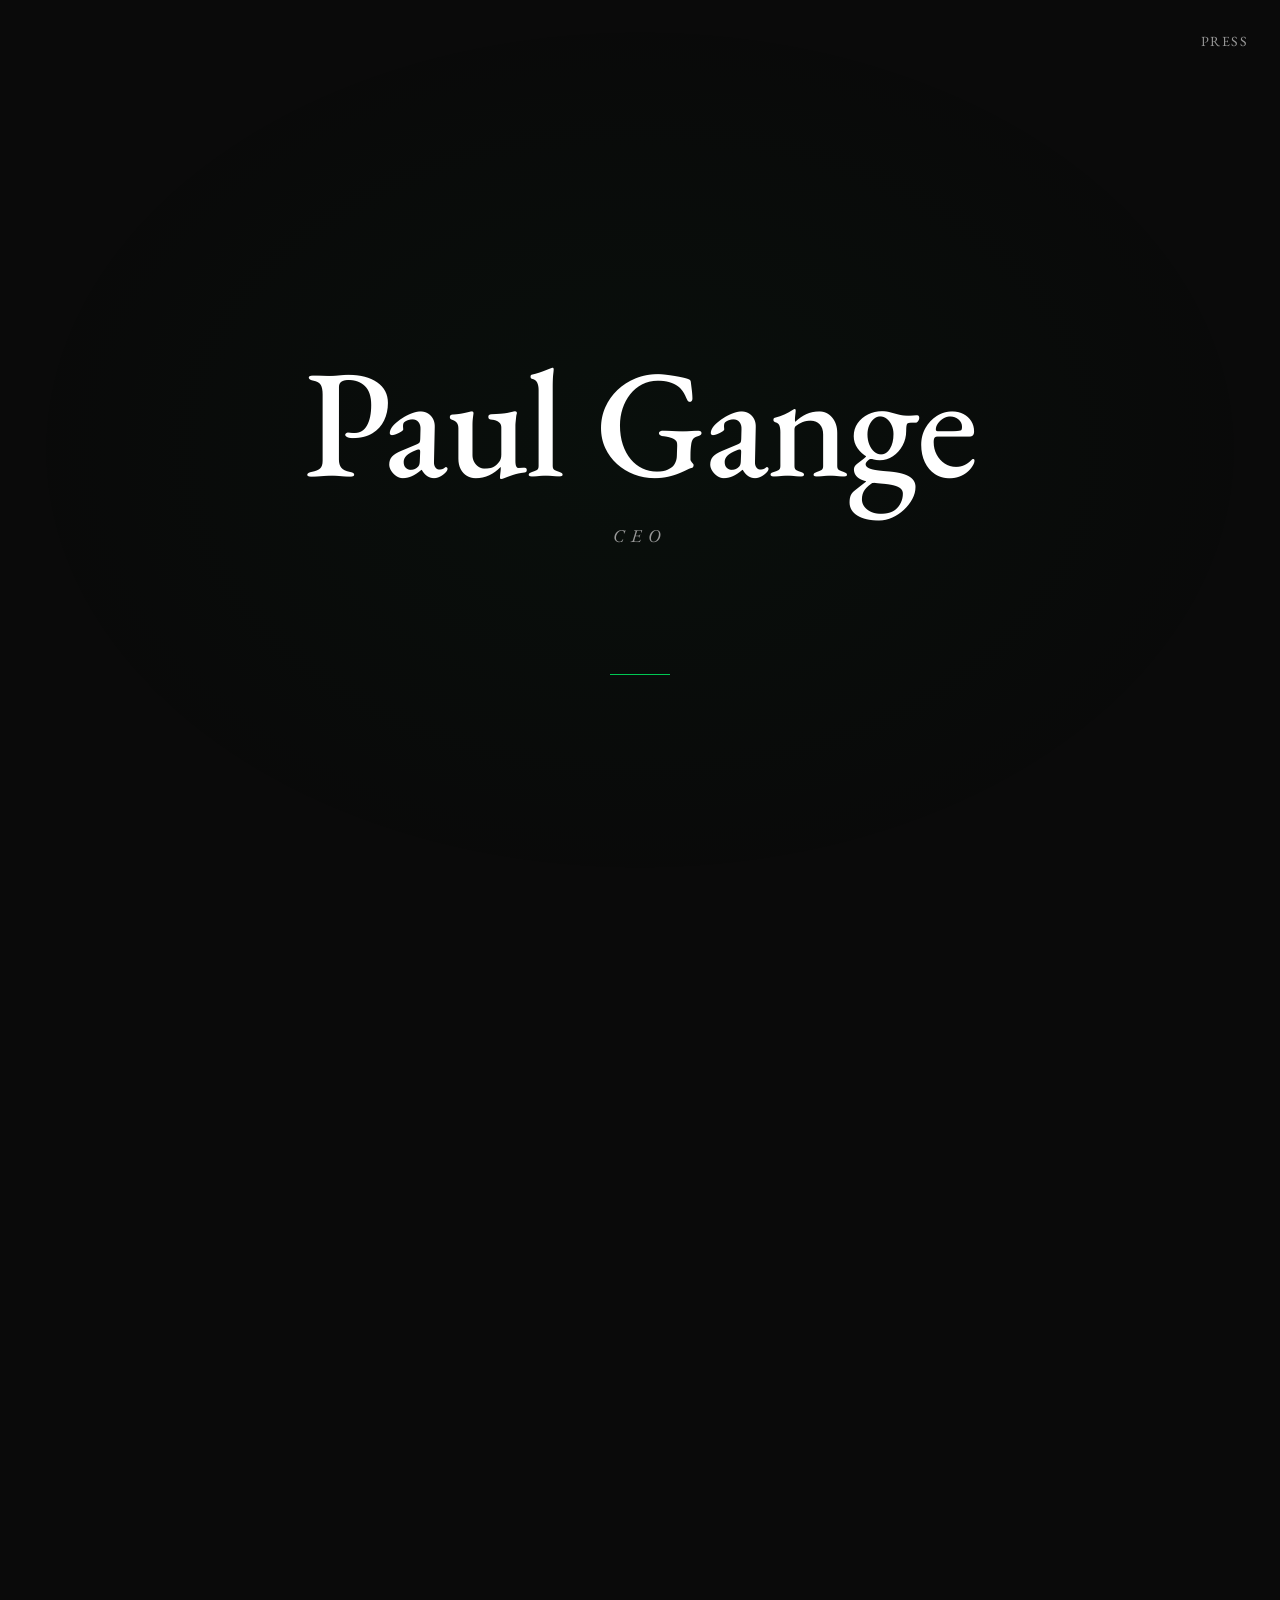
<file: index.html>
<!DOCTYPE html>
<html lang="en">
<head>
    <meta charset="UTF-8">
    <meta name="viewport" content="width=device-width, initial-scale=1.0">
    <title>Paul Gange - CEO</title>
    <meta name="description" content="Paul Gange, CEO of Chilton Autobody. Executive leadership and automotive industry expertise.">
    <meta name="keywords" content="Paul Gange, CEO, Chilton Autobody, executive, leadership">
    <meta name="author" content="Paul Gange">
    
    <!-- open graph / social media -->
    <meta property="og:type" content="website">
    <meta property="og:url" content="https://paulgange.com">
    <meta property="og:title" content="Paul Gange - CEO">
    <meta property="og:description" content="Paul Gange, CEO of Chilton Autobody. Executive leadership and automotive industry expertise.">
    <meta property="og:image" content="https://paulgange.com/assets/og-image.png">
    
    <!-- twitter -->
    <meta name="twitter:card" content="summary_large_image">
    <meta name="twitter:url" content="https://paulgange.com">
    <meta name="twitter:title" content="Paul Gange - CEO">
    <meta name="twitter:description" content="Paul Gange, CEO of Chilton Autobody. Executive leadership and automotive industry expertise.">
    <meta name="twitter:image" content="https://paulgange.com/assets/og-image.png">
    
    <!-- favicon -->
    <link rel="icon" type="image/png" href="/assets/favicon/favicon-96x96.png" sizes="96x96" />
    <link rel="icon" type="image/svg+xml" href="/assets/favicon/favicon.svg" />
    <link rel="shortcut icon" href="/assets/favicon/favicon.ico" />
    <link rel="apple-touch-icon" sizes="180x180" href="/assets/favicon/apple-touch-icon.png" />
    <meta name="apple-mobile-web-app-title" content="Paul Gange" />
    <link rel="manifest" href="/assets/favicon/site.webmanifest" />
    
    <link rel="canonical" href="https://paulgange.com">
    
    <link rel="stylesheet" href="/css/style.css?v=1.10">
</head>
<body>
    <a href="/press" class="press-link">Press</a>
    <main class="hero">
        <div class="content">
            <h1 class="name">Paul Gange</h1>
            <a href="https://www.linkedin.com/in/paulgange" target="_blank" class="title">CEO</a>
        </div>
    </main>

    <section class="bio-section">
        <div class="bio-container">
            <h2>About</h2>
            <p class="bio-text">
                Founder of Fix Auto USA and the current CEO of Chilton Auto Body. Proven track record building and scaling businesses across automotive, technology, and insurance sectors. Led Fix Auto USA through successful private equity transaction in 2020. Experienced in franchise development, operations management, and strategic business growth.
            </p>
        </div>
    </section>

    <button class="scroll-top" aria-label="Scroll to top"></button>

    <script src="/js/scroll.js?v=1.2"></script>
    <script src="/js/script.js?v=1.4"></script>

</body>
</html>
</file>
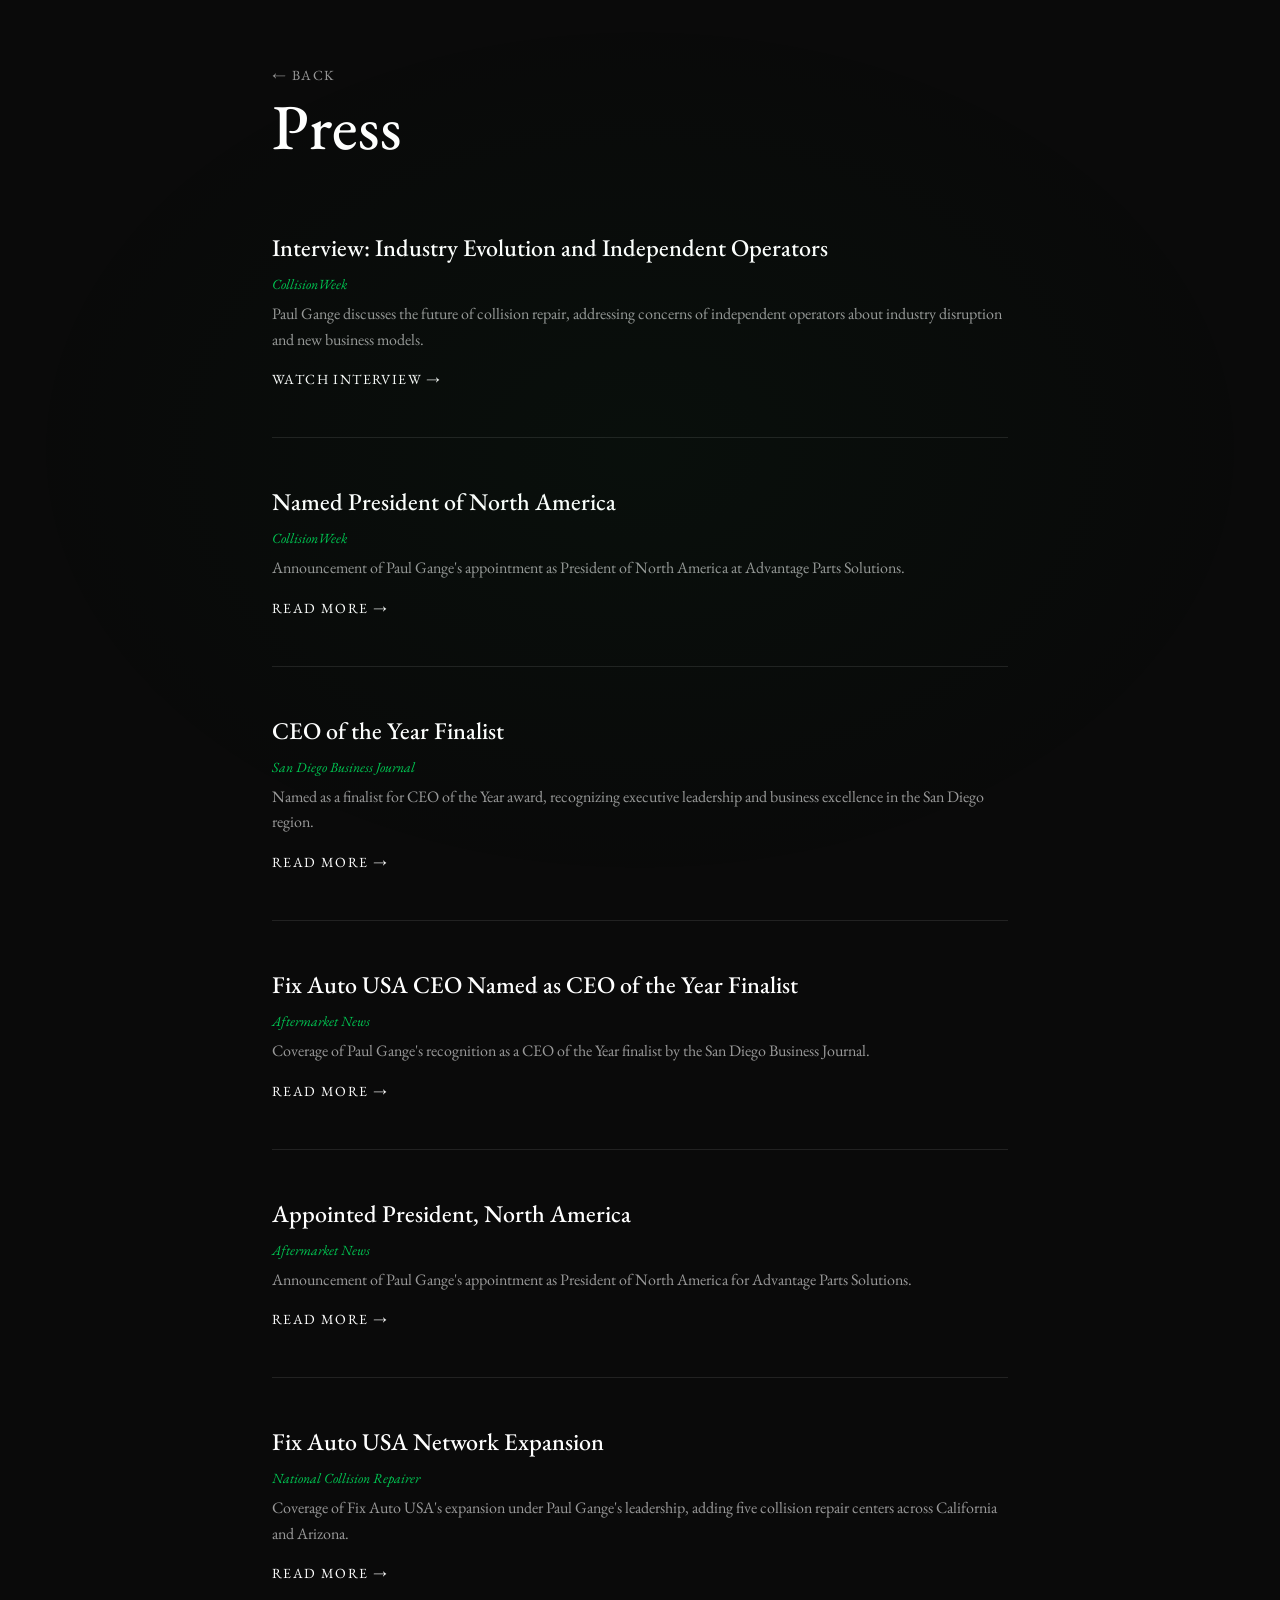
<file: press.html>
<!DOCTYPE html>
<html lang="en">
<head>
    <meta charset="UTF-8">
    <meta name="viewport" content="width=device-width, initial-scale=1.0">
    <title>Press - Paul Gange</title>
    <meta name="description" content="Press coverage and industry recognition for Paul Gange, CEO and executive leader in the automotive industry.">
    <meta name="keywords" content="Paul Gange, CEO, press, media coverage, awards, recognition">
    <meta name="author" content="Paul Gange">
    
    <!-- open graph / social media -->
    <meta property="og:type" content="website">
    <meta property="og:url" content="https://paulgange.com/press">
    <meta property="og:title" content="Press - Paul Gange">
    <meta property="og:description" content="Press coverage and industry recognition for Paul Gange, CEO and executive leader in the automotive industry.">
    <meta property="og:image" content="https://paulgange.com/assets/og-image.png">
    
    <!-- twitter -->
    <meta name="twitter:card" content="summary_large_image">
    <meta name="twitter:url" content="https://paulgange.com/press">
    <meta name="twitter:title" content="Press - Paul Gange">
    <meta name="twitter:description" content="Press coverage and industry recognition for Paul Gange, CEO and executive leader in the automotive industry.">
    <meta name="twitter:image" content="https://paulgange.com/assets/og-image.png">
    
    <!-- favicon -->
    <link rel="icon" type="image/png" href="/assets/favicon/favicon-96x96.png" sizes="96x96" />
    <link rel="icon" type="image/svg+xml" href="/assets/favicon/favicon.svg" />
    <link rel="shortcut icon" href="/assets/favicon/favicon.ico" />
    <link rel="apple-touch-icon" sizes="180x180" href="/assets/favicon/apple-touch-icon.png" />
    <meta name="apple-mobile-web-app-title" content="Paul Gange" />
    <link rel="manifest" href="/assets/favicon/site.webmanifest" />
    
    <link rel="canonical" href="https://paulgange.com/press">
    
    <link rel="stylesheet" href="/css/style.css?v=1.5">
    <link rel="stylesheet" href="/pages/press.css?v=1.1">
</head>
<body>
    <div class="press-container">
        <div class="press-header">
            <a href="/" class="back-link">← Back</a>
            <h1>Press</h1>
        </div>


        <ul class="press-list">


            <li class="press-item">
                <h2>Interview: Industry Evolution and Independent Operators</h2>
                <span class="source">CollisionWeek</span>
                <p>Paul Gange discusses the future of collision repair, addressing concerns of independent operators about industry disruption and new business models.</p>
                <a href="https://vimeo.com/383646118" target="_blank" rel="noopener">Watch Interview →</a>
            </li>

            <li class="press-item">
                <h2>Named President of North America</h2>
                <span class="source">CollisionWeek</span>
                <p>Announcement of Paul Gange's appointment as President of North America at Advantage Parts Solutions.</p>
                <a href="https://collisionweek.com/2022/01/10/paul-gange-named-president-north-america-advantage-parts-solutions/" target="_blank" rel="noopener">Read More →</a>
            </li>

            <li class="press-item">
                <h2>CEO of the Year Finalist</h2>
                <span class="source">San Diego Business Journal</span>
                <p>Named as a finalist for CEO of the Year award, recognizing executive leadership and business excellence in the San Diego region.</p>
                <a href="https://fixautousa.com/blog/san-diego-business-journal-names-paul-gange-as-a-finalist-for-ceo-of-the-year-award/" target="_blank" rel="noopener">Read More →</a>
            </li>

            <li class="press-item">
                <h2>Fix Auto USA CEO Named as CEO of the Year Finalist</h2>
                <span class="source">Aftermarket News</span>
                <p>Coverage of Paul Gange's recognition as a CEO of the Year finalist by the San Diego Business Journal.</p>
                <a href="https://www.aftermarketnews.com/san-diego-business-journal-names-fix-auto-usa-ceo-paul-gange-as-a-ceo-of-the-year-finalist/" target="_blank" rel="noopener">Read More →</a>
            </li>

            <li class="press-item">
                <h2>Appointed President, North America</h2>
                <span class="source">Aftermarket News</span>
                <p>Announcement of Paul Gange's appointment as President of North America for Advantage Parts Solutions.</p>
                <a href="https://www.aftermarketnews.com/advantage-parts-solutions-appoints-paul-gange-as-president-north-america/" target="_blank" rel="noopener">Read More →</a>
            </li>

            <li class="press-item">
                <h2>Fix Auto USA Network Expansion</h2>
                <span class="source">National Collision Repairer</span>
                <p>Coverage of Fix Auto USA's expansion under Paul Gange's leadership, adding five collision repair centers across California and Arizona.</p>
                <a href="https://www.nationalcollisionrepairer.com.au/fix-auto-usa-adds-five-collision-repair-centres-to-network-in-california-and-arizona/" target="_blank" rel="noopener">Read More →</a>
            </li>
        </ul>
    </div>
</body>
</html>
</file>
<file: css/style.css>
@font-face {
    font-family: 'EB Garamond';
    src: url('/fonts/EBGaramond-VariableFont_wght.ttf') format('truetype');
    font-weight: 100 900;
    font-style: normal;
}

@font-face {
    font-family: 'EB Garamond';
    src: url('/fonts/EBGaramond-Italic-VariableFont_wght.ttf') format('truetype');
    font-weight: 100 900;
    font-style: italic;
}

* {
    margin: 0;
    padding: 0;
    box-sizing: border-box;
}

body {
    font-family: 'EB Garamond', serif;
    background: #0a0a0a;
    color: #fff;
    overflow-x: hidden;
}

body::before {
    content: '';
    position: fixed;
    top: 0;
    left: 0;
    width: 100%;
    height: 100%;
    background: radial-gradient(ellipse at center, rgba(0, 200, 83, 0.03) 0%, transparent 70%);
    pointer-events: none;
    z-index: 0;
}

.hero {
    height: 100vh;
    display: flex;
    align-items: center;
    justify-content: center;
    position: relative;
    z-index: 1;
}

.hero::after {
    content: '';
    position: absolute;
    bottom: 25%;
    left: 50%;
    transform: translateX(-50%);
    width: 0;
    height: 1px;
    background: #00C853;
    opacity: 0;
    animation: growFromCenter 1.5s ease forwards;
    animation-delay: 1.5s;
}

@keyframes growFromCenter {
    to {
        width: 60px;
        opacity: 1;
    }
}

.content {
    text-align: center;
    opacity: 0;
    transform: translateY(30px);
    animation: fadeInUp 1.5s ease forwards;
    animation-delay: 0.3s;
}

.name {
    font-size: clamp(4rem, 12vw, 10rem);
    font-weight: 500;
    letter-spacing: -0.01em;
    margin-bottom: 2rem;
    color: #fff;
    line-height: 0.9;
}

.title {
    font-size: clamp(0.875rem, 2vw, 1.125rem);
    font-weight: 400;
    font-style: italic;
    letter-spacing: 0.4em;
    text-transform: uppercase;
    color: #999;
    opacity: 0;
    animation: fadeIn 1s ease forwards;
    animation-delay: 1.2s;
    text-decoration: none;
    display: inline-block;
    cursor: pointer;
    transition: color 0.3s ease;
}

.title:hover {
    color: #00C853;
}

.press-link {
    position: fixed;
    top: 2rem;
    right: 2rem;
    font-size: 0.875rem;
    color: #999;
    text-decoration: none;
    letter-spacing: 0.1em;
    text-transform: uppercase;
    transition: color 0.3s ease;
    z-index: 1000;
}

.press-link:hover {
    color: #00C853;
}

/* Bio Section */
.bio-section {
    min-height: 100vh;
    display: flex;
    align-items: center;
    justify-content: center;
    padding: 4rem 2rem;
    opacity: 0;
    transform: translateY(50px);
    transition: opacity 0.3s ease, transform 0.3s ease;
}

.bio-container {
    max-width: 800px;
    width: 100%;
}

.bio-section h2 {
    font-size: clamp(2rem, 5vw, 3rem);
    font-weight: 500;
    margin-bottom: 2rem;
    color: #fff;
    letter-spacing: 0.02em;
}

.bio-text {
    font-size: clamp(1rem, 2vw, 1.25rem);
    line-height: 1.8;
    color: #999;
    font-weight: 300;
}

.scroll-top {
    position: fixed;
    bottom: 40px;
    right: 40px;
    width: 50px;
    height: 50px;
    background: transparent;
    border: none;
    cursor: pointer;
    opacity: 0;
    pointer-events: none;
    transition: opacity 0.3s ease, transform 0.3s ease;
    padding: 0;
}

.scroll-top::before {
    content: '';
    position: absolute;
    top: 50%;
    left: 50%;
    transform: translate(-50%, -50%) rotate(45deg);
    width: 20px;
    height: 20px;
    border-top: 3px solid #fff;
    border-left: 3px solid #fff;
}

.scroll-top.visible {
    opacity: 0.6;
    pointer-events: all;
}

.scroll-top:hover {
    opacity: 1;
    transform: translateY(-3px);
}


/* smooth transition */
.hero {
    transition: opacity 0.3s ease, transform 0.3s ease;
}

@keyframes fadeInUp {
    to {
        opacity: 1;
        transform: translateY(0);
    }
}

@keyframes fadeIn {
    to {
        opacity: 1;
    }
}
</file>
<file: pages/press.css>
.press-container {
    max-width: 800px;
    margin: 0 auto;
    padding: 4rem 2rem;
    min-height: 100vh;
}

.press-header {
    margin-bottom: 4rem;
}

.press-header h1 {
    font-size: clamp(2.5rem, 6vw, 4rem);
    font-weight: 500;
    margin-bottom: 1rem;
    color: #fff;
}

.press-header .back-link {
    display: inline-block;
    font-size: 0.875rem;
    color: #999;
    text-decoration: none;
    letter-spacing: 0.1em;
    text-transform: uppercase;
    transition: color 0.3s ease;
}

.press-header .back-link:hover {
    color: #00C853;
}

.press-list {
    list-style: none;
    padding: 0;
}

.press-item {
    margin-bottom: 3rem;
    padding-bottom: 3rem;
    border-bottom: 1px solid #222;
}

.press-item:last-child {
    border-bottom: none;
}

.press-item h2 {
    font-size: 1.5rem;
    font-weight: 500;
    margin-bottom: 0.75rem;
    color: #fff;
}

.press-item .source {
    font-size: 0.875rem;
    color: #00C853;
    font-style: italic;
    margin-bottom: 0.5rem;
    display: block;
}

.press-item p {
    color: #999;
    line-height: 1.6;
    margin-bottom: 1rem;
}

.press-item a {
    color: #fff;
    text-decoration: none;
    font-size: 0.875rem;
    letter-spacing: 0.1em;
    text-transform: uppercase;
    transition: color 0.3s ease;
}

.press-item a:hover {
    color: #00C853;
}

/* smooth scroll behavior */
html {
    scroll-behavior: smooth;
}
</file>
